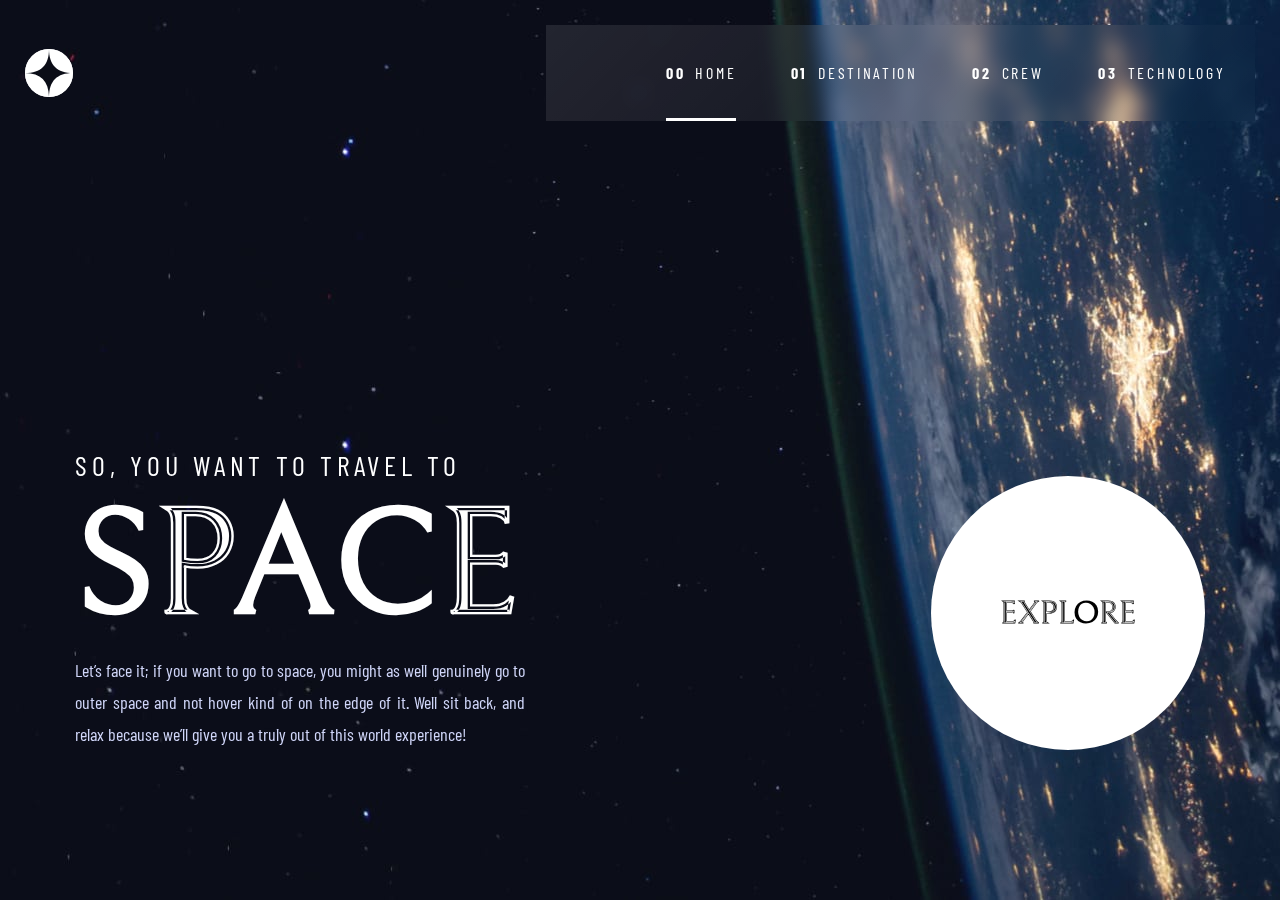
<file: index.html>
<!DOCTYPE html>
<html lang="en">

<head>
  <meta charset="UTF-8">
  <meta name="viewport" content="width=device-width, initial-scale=1.0">

  <link rel="icon" type="image/png" sizes="32x32" href="./assets/favicon-32x32.png">

  <title>Frontend Mentor | Space tourism website</title>
  <link rel="stylesheet" href="./style.css">
  <link rel="stylesheet" href="./homepage-style.css">
</head>

<body>
  <div class="homepage-bg"></div>
  <header>
    <div class="container-fluid">
      <div class="header-holder flex justify-between align-items-center
      ">
        <a href="#">
          <div class="logo">
            <img src="./assets/shared/logo.svg" alt="">
          </div>
        </a>
        <div id="toggle-nav">
          <img src="./assets/shared/icon-hamburger.svg" alt="">
        </div>
        <nav id="navbar">
          <div id="close-navbar">
            <img src="./assets/shared/icon-close.svg" alt="">
          </div>
          <ul id="menutop">
            <li class="active"><a href="./index.html" class="nav-text"><span class="strong-number">00</span>Home</a>
            </li>
            <li><a href="./destination.html" class="nav-text"><span class="strong-number">01</span>Destination</a>
            </li>
            <li><a href="./crew.html" class="nav-text"><span class="strong-number">02</span>Crew</a></li>
            <li><a href="./technology.html" class="nav-text"><span class="strong-number">03</span>Technology</a></li>
          </ul>
        </nav>
      </div>
    </div>
    </div>
  </header>
  <main>
    <div class="home-content">
      <div class="container">
        <div class="flex home-content-holder">
          <div class="home__textbox">
            <h5>
              SO, YOU WANT TO TRAVEL TO
            </h5>
            <h1 class="text-uppercase text-white">
              Space
            </h1>
            <p class="text-blue">
              Let’s face it; if you want to go to space, you might as well genuinely go to
              outer space and not hover kind of on the edge of it. Well sit back, and relax
              because we’ll give you a truly out of this world experience!
            </p>
          </div>
          <a href="./index.html" class="home__explore flex align-items-center text-uppercase">
            <h4>explore</h4>
          </a>
        </div>
      </div>
    </div>
  </main>
  <script src="./main.js"></script>
</body>

</html>
</file>
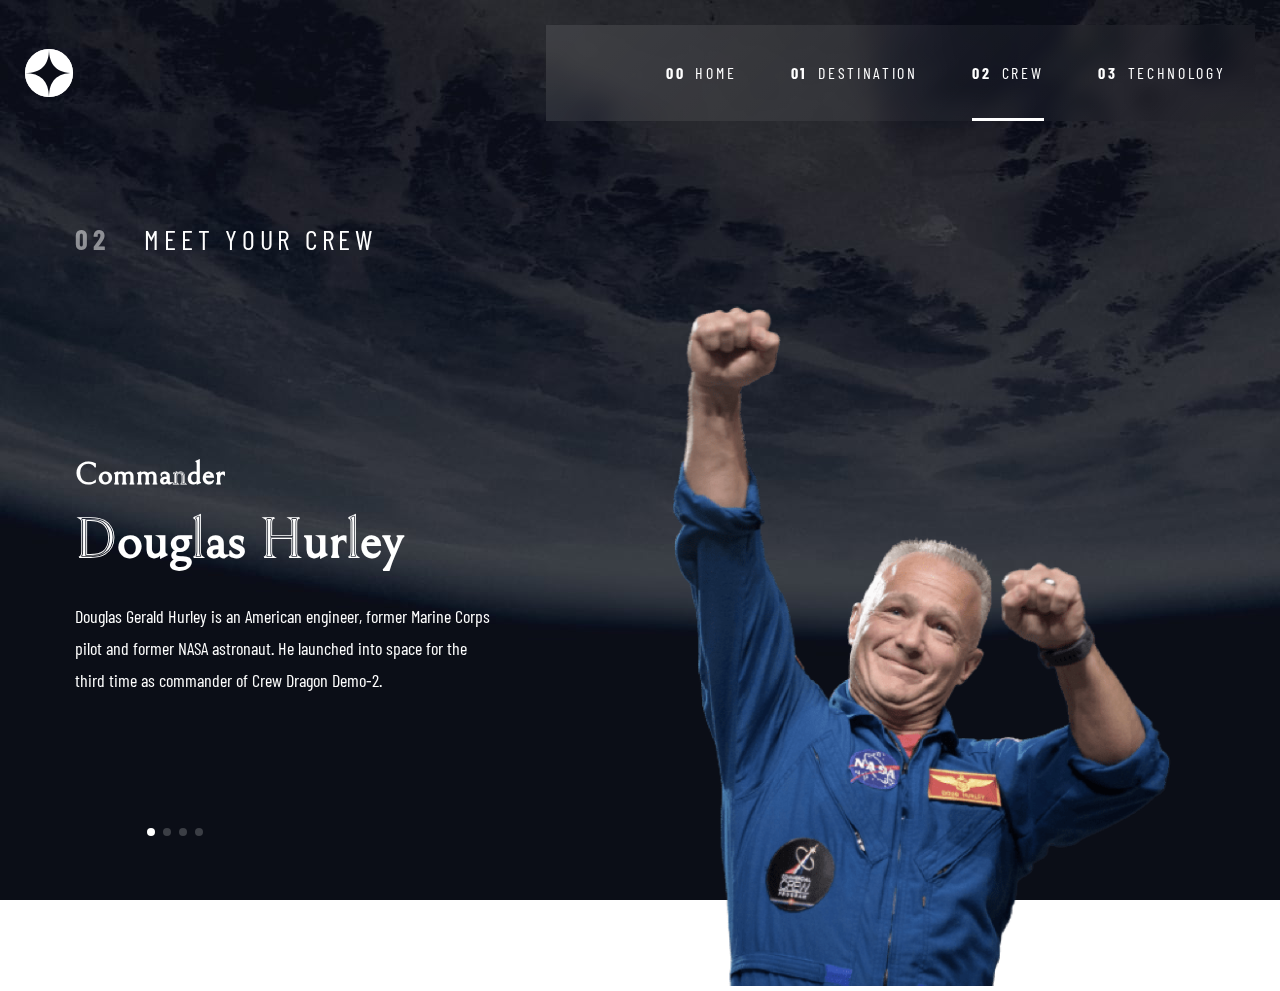
<file: crew.html>
<!DOCTYPE html>
<html lang="en">

<head>
  <meta charset="UTF-8">
  <meta name="viewport" content="width=device-width, initial-scale=1.0">

  <link rel="icon" type="image/png" sizes="32x32" href="./assets/favicon-32x32.png">

  <title>Frontend Mentor | Space tourism website</title>
  <link rel="stylesheet" href="https://unpkg.com/swiper@8/swiper-bundle.min.css" />
  <link rel="stylesheet" href="./style.css">
  <link rel="stylesheet" href="./crew.css">

</head>

<body>
  <div class="crew-bg"></div>
  <header>
    <div class="container-fluid">
      <div class="header-holder flex justify-between align-items-center
      ">
        <a href="#">
          <div class="logo">
            <img src="./assets/shared/logo.svg" alt="">
          </div>
        </a>
        <div id="toggle-nav">
          <img src="./assets/shared/icon-hamburger.svg" alt="">
        </div>
        <nav id="navbar">
          <div id="close-navbar">
            <img src="./assets/shared/icon-close.svg" alt="">
          </div>
          <ul id="menutop">
            <li><a href="./index.html" class="nav-text"><span class="strong-number">00</span>Home</a>
            </li>
            <li><a href="./destination.html" class="nav-text"><span class="strong-number">01</span>Destination</a>
            </li>
            <li class="active"><a href="./crew.html" class="nav-text"><span class="strong-number">02</span>Crew</a></li>
            <li><a href="./technology.html" class="nav-text"><span class="strong-number">03</span>Technology</a></li>
          </ul>
        </nav>
      </div>
    </div>
    </div>
  </header>
  <main id="crew">
    <div class="container">
      <h5 class="heading-5 text-title">
        <span class="weak-number">02</span>
        Meet your crew
      </h5>
      <div class="swiper">
        <div class="swiper-wrapper">
          <!-- slide -->
          <div class="swiper-slide">
            <div class="flex justify-between crew-content ">
              <div class="crew-description flex">
                <div class="person-info">
                  <h4 class="font-belle crew-position">Commander</h4>
                  <h3 class="font-belle crew-name">Douglas Hurley</h3>
                  <p class="font-barlow crew-des">Douglas Gerald Hurley is an American engineer, former Marine Corps
                    pilot
                    and former NASA astronaut. He launched into space for the third time as
                    commander of Crew Dragon Demo-2.</p>
                </div>
              </div>
              <div class="crew-big-img">
                <img src="./assets/crew/image-douglas-hurley.png" width="568" alt="">
              </div>
            </div>
          </div>
          <!-- end slide -->
          <!-- slide -->
          <div class="swiper-slide">
            <div class="flex justify-between crew-content ">
              <div class="crew-description flex">
                <div class="person-info">
                  <h4 class="font-belle crew-position">Mission Specialist</h4>
                  <h3 class="font-belle crew-name">Mark Shuttleworth</h3>
                  <p class="font-barlow crew-des">Mark Richard Shuttleworth is the founder and CEO of Canonical, the company behind the Linux-based Ubuntu operating system. Shuttleworth became the first South African to travel to space as a space tourist.</p>
                </div>
              </div>
              <div class="crew-big-img">
                <img src="./assets/crew/image-mark-shuttleworth.png" width="568" alt="">
              </div>
            </div>
          </div>
          <!-- end slide -->
          <!-- slide -->
          <div class="swiper-slide">
            <div class="flex justify-between crew-content ">
              <div class="crew-description flex">
                <div class="person-info">
                  <h4 class="font-belle crew-position">Pilot</h4>
                  <h3 class="font-belle crew-name">Victor Glover</h3>
                  <p class="font-barlow crew-des">Pilot on the first operational flight of the SpaceX Crew Dragon to the International Space Station. Glover is a commander in the U.S. Navy where he pilots an F/A-18.He was a crew member of Expedition 64, and served as a station systems flight engineer.</p>
                </div>
              </div>
              <div class="crew-big-img">
                <img src="./assets/crew/image-victor-glover.png" width="568" alt="">
              </div>
            </div>
          </div>
          <!-- end slide -->
          <!-- slide -->
          <div class="swiper-slide">
            <div class="flex justify-between crew-content ">
              <div class="crew-description flex">
                <div class="person-info">
                  <h4 class="font-belle crew-position">Flight Engineer</h4>
                  <h3 class="font-belle crew-name">Anousheh Ansari</h3>
                  <p class="font-barlow crew-des">Anousheh Ansari is an Iranian American engineer and co-founder of Prodea Systems. Ansari was the fourth self-funded space tourist, the first self-funded woman to fly to the ISS, and the first Iranian in space.</p>
                </div>
              </div>
              <div class="crew-big-img">
                <img src="./assets/crew/image-anousheh-ansari.png" width="568" alt="">
              </div>
            </div>
          </div>
          <!-- end slide -->
        </div>
        <div class="swiper-pagination"></div>
      </div>
    </div>
  </main>
  <!-- swiper cdn -->
  <script src="https://unpkg.com/swiper@8/swiper-bundle.min.js"></script>
  <!-- custom -->
  <script src="./main.js"></script>
  <script src="./crew.js"></script>

</body>

</html>
</file>
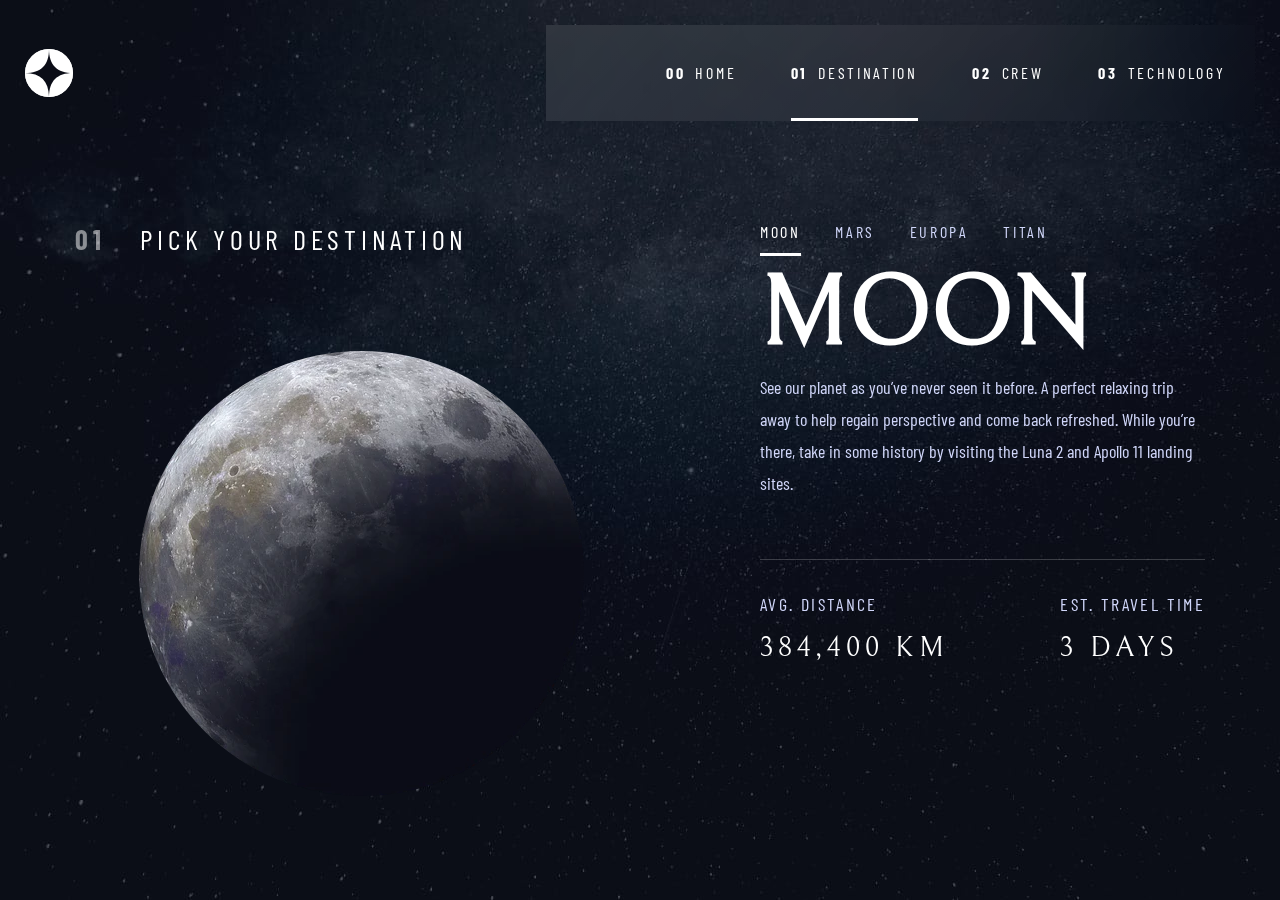
<file: destination.html>
<!DOCTYPE html>
<html lang="en">

<head>
  <meta charset="UTF-8">
  <meta name="viewport" content="width=device-width, initial-scale=1.0">

  <link rel="icon" type="image/png" sizes="32x32" href="./assets/favicon-32x32.png">

  <title>Frontend Mentor | Space tourism website</title>
  <link rel="stylesheet" href="./style.css">
  <link rel="stylesheet" href="./destination-style.css">
</head>

<body>
  <div class="destinationpage-bg"></div>
  <header>
    <div class="container-fluid">
      <div class="header-holder flex justify-between align-items-center
      ">
        <a href="#">
          <div class="logo">
            <img src="./assets/shared/logo.svg" alt="">
          </div>
        </a>
        <div id="toggle-nav">
          <img src="./assets/shared/icon-hamburger.svg" alt="">
        </div>
        <nav id="navbar">
          <div id="close-navbar">
            <img src="./assets/shared/icon-close.svg" alt="">
          </div>
          <ul id="menutop">
            <li><a href="./index.html" class="nav-text"><span class="strong-number">00</span>Home</a>
            </li>
            <li class="active"><a href="./destination.html" class="nav-text"><span
                  class="strong-number">01</span>Destination</a>
            </li>
            <li><a href="./crew.html" class="nav-text"><span class="strong-number">02</span>Crew</a></li>
            <li><a href="./technology.html" class="nav-text"><span class="strong-number">03</span>Technology</a></li>
          </ul>
        </nav>
      </div>
    </div>
    </div>
  </header>
  <main id="destination">
     
    <div class="container">
      <div class="flex justify-between planet-infor ">
        <div class="planet-holder">
          <h5 class="heading-5 text-title">
            <span class="weak-number">01</span>
            Pick your destination
          </h5>
          <div class="planet-image">
            <img id="planet-img" src="./assets/destination/image-moon.webp" alt="">
          </div>
        </div>
        <div class="planet-des">
          <ul class="planet-nav">
            <li class="active" data-planet="moon"><a href="#">Moon</a></li>
            <li data-planet="mars"><a href="#">Mars</a></li>
            <li data-planet="europa"><a href="#">Europa</a></li>
            <li data-planet="titan"><a href="#">titan</a></li>
          </ul>
          <h2 id="planet-title" class="heading-2 text-uppercase">
            moon
          </h2>
          <p class="text-blue" id="planet-description">
            See our planet as you’ve never seen it before. A perfect relaxing trip away to help regain perspective and
            come back refreshed. While you’re there, take in some history by visiting the Luna 2 and Apollo 11 landing
            sites.
          </p>
          <div class="underline"></div>
          <div class="detail-planet flex justify-between align-items-center">
            <div class="evg">
              <p class="text-uppercase text-blue">
                Avg. distance
              </p>
              <h5 id="planet-evg">384,400 km</h5>
            </div>
            <div class="est">
              <p class="text-uppercase text-blue">
                Est. travel time
              </p>
              <h5 id="planet-est">3 days</h5>
            </div>
          </div>
        </div>
      </div>
    </div>
  </main>
  <script src="./main.js"></script>
  <script src="./destination.js"></script>
</body>

</html>
</file>
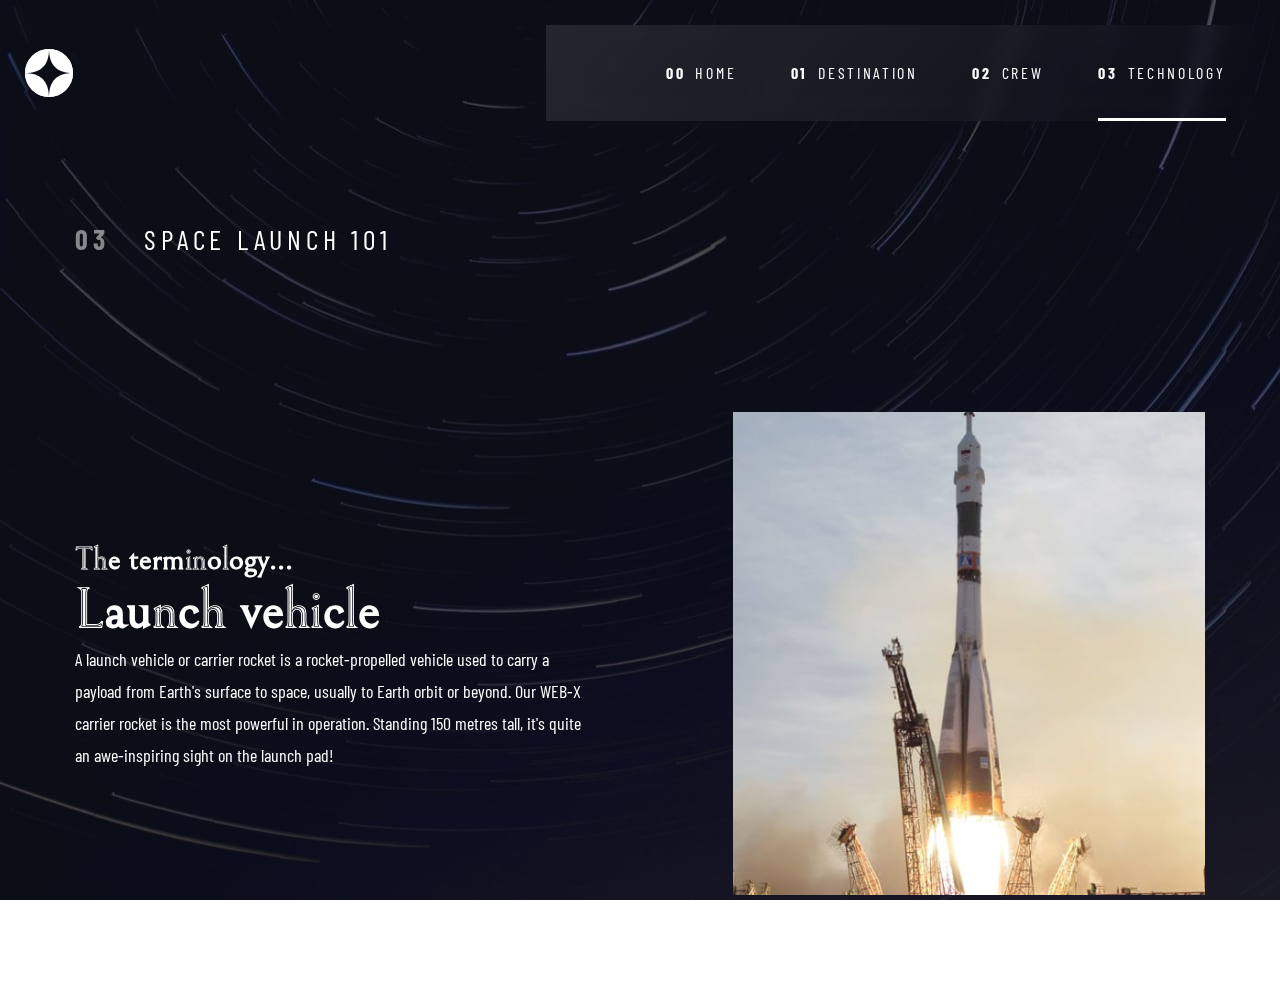
<file: technology.html>
<!DOCTYPE html>
<html lang="en">

<head>
  <meta charset="UTF-8">
  <meta name="viewport" content="width=device-width, initial-scale=1.0">

  <link rel="icon" type="image/png" sizes="32x32" href="./assets/favicon-32x32.png">

  <title>Frontend Mentor | Space tourism website</title>
  <link rel="stylesheet" href="https://unpkg.com/swiper@8/swiper-bundle.min.css" />

  <link rel="stylesheet" href="./style.css">
  <link rel="stylesheet" href="./technology.css">
</head>

<body>
  <div class="homepage-bg"></div>
  <header>
    <div class="container-fluid">
      <div class="header-holder flex justify-between align-items-center
      ">
        <a href="#">
          <div class="logo">
            <img src="./assets/shared/logo.svg" alt="">
          </div>
        </a>
        <div id="toggle-nav">
          <img src="./assets/shared/icon-hamburger.svg" alt="">
        </div>
        <nav id="navbar">
          <div id="close-navbar">
            <img src="./assets/shared/icon-close.svg" alt="">
          </div>
          <ul id="menutop">
            <li><a href="./index.html" class="nav-text"><span class="strong-number">00</span>Home</a>
            </li>
            <li><a href="./destination.html" class="nav-text"><span class="strong-number">01</span>Destination</a>
            </li>
            <li><a href="./crew.html" class="nav-text"><span class="strong-number">02</span>Crew</a></li>
            <li class="active"><a href="./technology.html" class="nav-text"><span
                  class="strong-number">03</span>Technology</a></li>
          </ul>
        </nav>
      </div>
    </div>
    </div>
  </header>
  <main id="technology">
    <div class="container">
      <h5 class="heading-5 text-title">
        <span class="weak-number">03</span>
        Space launch 101
      </h5>
      <div class="technology-swiper swiper">
        <div class="swiper-wrapper">
          <!-- slide -->
          <div class="swiper-slide">
            <div class="flex technology-content justify-between align-items-center">
              <div class="technology-text">
                <h4 class="font-belle">The terminology...</h4>
                <h3 class="font-belle">Launch vehicle</h3>
                <p>A launch vehicle or carrier rocket is a rocket-propelled vehicle used to carry a payload from Earth's
                  surface to space, usually to Earth orbit or beyond. Our WEB-X carrier rocket is the most powerful in
                  operation. Standing 150 metres tall, it's quite an awe-inspiring sight on the launch pad!</p>
              </div>
              <div class="technology-img">
                <img src="./assets/technology/image-launch-vehicle-portrait.jpg" alt="">
              </div>
            </div>
          </div>
          <!-- end slide -->
          <!-- slide -->
          <div class="swiper-slide">
            <div class="flex technology-content justify-between align-items-center">
              <div class="technology-text">
                <h4 class="font-belle">The terminology...</h4>
                <h3 class="font-belle">Spaceport</h3>
                <p>A spaceport or cosmodrome is a site for launching (or receiving) spacecraft, by analogy to the
                  seaport for ships or airport for aircraft. Based in the famous Cape Canaveral, our spaceport is
                  ideally situated to take advantage of the Earth’s rotation for launch.</p>
              </div>
              <div class="technology-img">
                <img src="/assets/technology/image-spaceport-portrait.jpg" alt="">
              </div>
            </div>
          </div>
          <!-- end slide -->
          <!-- slide -->
          <div class="swiper-slide">
            <div class="flex technology-content justify-between align-items-center">
              <div class="technology-text">
                <h4 class="font-belle">The terminology...</h4>
                <h3 class="font-belle">Space capsule</h3>
                <p>A space capsule is an often-crewed spacecraft that uses a blunt-body reentry
                  capsule to reenter the Earth's atmosphere without wings. Our capsule is where
                  you'll spend your time during the flight. It includes a space gym, cinema,
                  and plenty of other activities to keep you entertained.</p>
              </div>
              <div class="technology-img">
                <img src="./assets/technology/image-space-capsule-portrait.jpg" alt="">
              </div>
            </div>
          </div>
          <!-- end slide -->
        </div>
        <div class="swiper-pagination"></div>
      </div>
    </div>
  </main>
  <!-- swiper cnd -->
  <script src="https://unpkg.com/swiper@8/swiper-bundle.min.js"></script>
  <!-- custom -->
  <script src="./main.js"></script>
  <script src="./technology.js"></script>
</body>

</html>
</file>
<file: style.css>
@import url("https://fonts.googleapis.com/css2?family=Bellefair&display=swap");
@import url("https://fonts.googleapis.com/css2?family=Barlow+Condensed&family=Bellefair&display=swap");

/* variables */
:root {
  --color-darkblue: #0b0d17;
  --color-lightblue: #d0d6f9;
  --color-white: #ffffff;
  --font-bellefair: "Bellefair", sans-serif;
  --font-barlow-condensed: "Barlow Condensed", sans-serif;
}
/* global style */
* {
  margin: 0;
  padding: 0;
  box-sizing: border-box;
}
*::before,
*::after {
  box-sizing: border-box;
}
.font-belle {
  font-family: var(--font-bellefair);
}
.font-barlow {
  font-family: var(--font-barlow-condensed);
}
.text-white {
  color: var(--color-white);
}
.text-blue {
  color: var(--color-lightblue);
}
.text-justify {
  text-align: justify;
}
.text-title {
  text-transform: uppercase;
}
body {
  font-size: 18px;
  overflow-x: hidden;
  background-repeat: no-repeat;
  background-size: cover;
  color: var(--color-white);
}
.container-fluid {
  max-width: 1440px;
  margin: 0 auto;
}
.container {
  max-width: 1130px;
  margin: 0 auto;
}
h1 {
  font-size: 150px;
  font-family: var(--font-bellefair);
}
h2 {
  font-size: 100px;
  font-family: var(--font-bellefair);
}
h3 {
  font-size: 56px;
  font-family: var(--font-bellefair);
}
h4 {
  font-size: 32px;
  font-family: var(--font-bellefair);
}
h5 {
  font-size: 28px;
  font-family: var(--font-barlow-condensed);
  letter-spacing: 4.75px;
  font-weight: 400;
}
p {
  font-family: var(--font-barlow-condensed);
  line-height: 32px;
}

main {
  margin-top: 76px;
  padding: 0 30px;
}
header {
  padding: 25px;
}
ul {
  list-style: none;
}
a {
  text-decoration: none;
}
img {
  max-width: 100%;
  object-fit: contain;
}

.text-uppercase {
  text-transform: uppercase;
}
.subheading-1 {
  font-size: 28px;
  font-family: var(--font-bellefair);
  color: var(--color-white);
}
.subheading-2 {
  font-size: 14px;
  letter-spacing: 2.35px;
  font-family: var(--font-barlow-condensed);
}

.nav-text {
  text-transform: uppercase;
  color: var(--color-white);
  font-size: 16px;
  letter-spacing: 2.7px;
  font-family: var(--font-barlow-condensed);
}

.hover-border-bottom {
  border-bottom: 2px solid var(--color-white);
}

.flex {
  display: flex;
  column-gap: 40px;
}

.justify-between {
  justify-content: space-between;
}

.align-items-center {
  align-items: center;
}


.weak-number {
  opacity: 0.5;
  font-weight: bold;
  margin-right: 24px;
}

/* navbar custom */
.header-holder {
  position: relative;
}
/* .header-holder::after {
  content: "";
  position: absolute;
  height: 1px;
  opacity: 0.3;
  width: 32.8472%;
  background-color: var(--color-white);
  top: 50%;
  left: 166px;
} */

.logo {
  width: 48px;
  height: 48px;
  background-color: var(--color-white);
  border-radius: 100%;
}
.strong-number {
  font-weight: bold;
  margin-right: 10px;
}

#navbar {
  position: relative;
  width: 57.638%;
  padding-left: 120px;
}
#navbar::after {
  content: "";
  position: absolute;
  width: 100%;
  height: 100%;
  background: linear-gradient(
    135deg,
    rgba(255, 255, 255, 0.1),
    rgba(255, 255, 255, 0)
  );
  backdrop-filter: blur(10px);
  top: 0;
  left: 0;
}
#close-navbar {
  display: none;
}
#toggle-nav {
  display: none;
}
#menutop {
  position: relative;
  z-index: 100;
}
#menutop li {
  display: inline-block;
  height: 96px;
  margin-right: 50px;
  transition: border 0.2s;
}
#menutop li:last-child {
  margin-right: 0;
}
#menutop li:hover {
  border-bottom: 3px solid rgba(255, 255, 255, 0.3);
  /* opacity: 0.1; */
}
#menutop li.active {
  border-bottom: 3px solid var(--color-white);
}
#menutop li a {
  line-height: 96px;
}

/* tablet responsive */
@media screen and (max-width: 1023px) {
  body {
    font-size: 16px;
  }
  h1 {
    font-size: 80px;
    font-family: var(--font-bellefair);
  }
  h2 {
    font-size: 100px;
    font-family: var(--font-bellefair);
  }
  h3 {
    font-size: 40px;
    font-family: var(--font-bellefair);
  }
  h4 {
    font-size: 24px;
    font-family: var(--font-bellefair);
  }
  h5 {
    font-size: 20px;
    font-family: var(--font-barlow-condensed);
    letter-spacing: 4.72px;
    font-weight: 400;
  }
  .text-uppercase {
    text-transform: uppercase;
  }
  .subheading-1 {
    font-size: 28px;
    font-family: var(--font-bellefair);
    color: var(--color-white);
  }
  .subheading-2 {
    font-size: 14px;
    letter-spacing: 2.35px;
    font-family: var(--font-barlow-condensed);
  }
  
  .nav-text {
    text-transform: uppercase;
    color: var(--color-white);
    font-size: 14px;
    letter-spacing: 2.7px;
    font-family: var(--font-barlow-condensed);
  }
  .container-fluid {
    max-width: 768px;
  }
  .container {
    max-width: 690px;
  }

  main {
    margin-top: 40px;
  }
  #navbar {
    padding-left: 30px;
  }
  /* #toggle-nav {
    display: none;
  }
  #close-navbar {
    display: none;
  } */
  #menutop li {
    margin-right: 30px;
  }
  #menutop li:hover {
    border: none;
  }
  /* display none elements */
  .header-holder::after {
    display: none;
  }
  .strong-number {
    display: none;
  }
  .weak-number {
    margin-right: 10px;
  }
}

@media screen and (max-width: 767px) {
  body {
    font-size: 15px;
  }
  h1 {
    font-size: 80px;
    font-family: var(--font-bellefair);
  }
  h2 {
    font-size: 64px;
    font-family: var(--font-bellefair);
  }
  h3 {
    font-size: 24px;
    font-family: var(--font-bellefair);
  }
  h4 {
    font-size: 16px;
    font-family: var(--font-bellefair);
  }
  h5 {
    font-size: 16px;
    font-family: var(--font-barlow-condensed);
    letter-spacing: 4.72px;
    font-weight: 400;
  }
  .subheading-1 {
    font-size: 28px;
    font-family: var(--font-bellefair);
    color: var(--color-white);
  }
  .subheading-2 {
    font-size: 14px;
    letter-spacing: 2.35px;
    font-family: var(--font-barlow-condensed);
  }

  .nav-text {
    text-transform: uppercase;
    color: var(--color-white);
    font-size: 14px;
    letter-spacing: 2.7px;
    font-family: var(--font-barlow-condensed);
  }
  .text-title {
    text-align: center;
  }
  .logo {
    width: 40px;
    height: 40px;
  }
  header {
    padding: 15px;
  }
  main {
    margin-top: 24px;
  }
  #toggle-nav {
    display: block;
    cursor: pointer;
  }
  #navbar {
    position: fixed;
    top: 0;
    right: -100%;
    height: 100%;
    max-width: 254px;
    z-index: 9999;
    transition: 0.3s;
  }

  #navbar.active {
    right: 0;
  }
  #menutop {
    position: relative;
    padding-top: 120px;
  }
  #close-navbar {
    display: block;
    cursor: pointer;
    position: absolute;
    top: 33px;
    right: 33px;
    z-index: 999999;
  }
  #menutop li {
    display: block;
    margin: 0 0 40px;
    height: fit-content;
  }
  #menutop li a {
    line-height: normal;
  }
  #menutop li.active {
    border: none;
  }
  .strong-number {
    margin-right: 10px;
    display: initial;
  }
  .container-fluid {
    max-width: 575px;
  }
  .container {
    max-width: 527px;
  }

}
</file>
<file: homepage-style.css>
.homepage-bg {
  position: fixed;
  top: 0;
  left: 0;
  width: 100%;
  min-height: 100vh;
  background-image: url(./assets/home/background-home-desktop.jpg);
  background-repeat: no-repeat;
  background-size: cover;
  z-index: -999;
}

.home-content {
  position: absolute;
  bottom: 150px;
  width: 100%;
  left: 0;
}
.home__textbox {
  width: 450px;
}
.home__explore {
  position: relative;
  width: 274px;
  height: 274px;
  background-color: var(--color-white);
  border-radius: 100%;
  justify-content: center;
  color: black;
  z-index: 99;
  /* visibility: hidden; */
}
.home__explore::before {
  content: '';
  position: absolute;
  top: 0;
  left: 0;
  width: 100%;
  height: 100%;
  border-radius: 100%;
  background-color: var(--color-white);
  opacity: 0.1;
  transition: transform 0.3s;
  z-index: -1;

}
.home__explore:hover:before {
  transform: scale(1.5);
}
.home-content-holder {
  justify-content: space-between;
  align-items: flex-end;
}
.home__textbox p {
  text-align: justify;
}

@media screen and (max-width: 1023px) {
  .homepage-bg {
    background-image: url(./assets/home/background-home-tablet.jpg);
  }
  .home-content-holder {
    justify-content: space-between;
    flex-direction: column;
    align-items: center;
    text-align: center;
  }
  .home-content  {
    margin-top: 60px;
    position: static;
  }
  .home__explore {
    margin-top: 100px;
    width: 242px;
    height: 242px;
  }
  .home__textbox {
    width:100%;
  }
  .home__textbox p {
    text-align: center;
  }
  .home__explore::before {
    display: none;  
  }
}


@media screen and (max-width: 767px){
  .home-content  {
    margin-top: 48px;
  }
  .home__explore {
    margin-top: 85px;
    width: 150px;
    height: 150px;
  }
  .home__textbox {
    width:100%;
  }
  .home__explore::before {
    display: none;  
  }
}
</file>
<file: crew.css>
.crew-bg {
  position: fixed;
  top: 0;
  left: 0;
  width: 100%;
  height: 100%;
  background-image: url(./assets/crew/background-crew-desktop.jpg);
  background-repeat: no-repeat;
  background-size: cover;
  z-index: -999;
}

.crew-description {
  width: 50%;
  flex-direction: column;
}
.person-info {
  margin-top: 150px;
}
.crew-position {
  margin-bottom: 15px;
}
.crew-name {
  margin-bottom: 27px;
}
.dots {
  margin-top: 120px;
}
.crew-content {
  column-gap: 140px;
  margin-top: 50px;
  cursor: pointer;
}
.crew-big-img img {
  max-width: 568px;
  max-height: 680px;
}

/* swiper */

.swiper-horizontal > .swiper-pagination-bullets,
.swiper-pagination-bullets.swiper-pagination-horizontal {
  bottom: 150px;
  left: 0px;
  width: 200px;
}
.swiper-pagination-bullet {
  background: var(--color-white);
}
/* end swiper */
@media screen and (max-width: 1112px) {
  .crew-bg {
    background-image: url(./assets/crew/background-crew-tablet.jpg);
  }
  .crew-content {
    flex-direction: column;
    align-items: center;
    column-gap: 0;
    row-gap: 120px;
  }
  .person-info {
    margin-top: 60px;
    text-align: center;
  }
  .crew-position {
    margin-bottom: 8px;
  }
  .crew-name {
    margin-bottom: 15px;
  }
  .crew-big-img img {
    max-width: 456px;
    max-height: 500px;
    object-fit: contain;
  }
  .dots {
    margin-top: 40px;
  }
  .swiper-horizontal > .swiper-pagination-bullets,
  .swiper-pagination-bullets.swiper-pagination-horizontal {
    top: 380px;
    left: 50%;
    width: 200px;
    transform: translateX(-50%);
  }
}
@media screen and (max-width: 767px) {
  .crew-bg {
    background-image: url(./assets/crew/background-crew-mobile.jpg);
  }
  .crew-big-img {
    order: 1;
    margin-top: 30px;
  }
  .swiper-horizontal > .swiper-pagination-bullets,
  .swiper-pagination-bullets.swiper-pagination-horizontal {
    top: 320px;
  }
  .crew-big-img img {
    width: 327px;
    height: 223px;
  }
  .crew-description {
    order: 2;
  }
  .person-info {
    order: 2;
  }
  .crew-content {
    row-gap: 0;
  }
}
</file>
<file: destination-style.css>
.destinationpage-bg {
  position: fixed;
  top: 0;
  left: 0;
  width: 100%;
  height: 100%;
  background-image: url(./assets/destination/background-destination-desktop.jpg);
  background-repeat: no-repeat;
  background-size: cover;
  z-index: -999;
}

.planet-holder .heading-5 {
  text-transform: uppercase;
  margin-bottom: 95px;
}
.planet-image {
  width: 445px;
  height: 445px;
  margin-left: 64px;
}
.underline {
  width: 100%;
  height: 1px;
  background-color: rgba(255, 255, 255, 0.2);
  margin-top: 60px;
  margin-bottom: 28px;
}
.planet-image img {
  width: 100%;
  animation: rotatePlanet 15s infinite ease;
}
.planet-des,
.planet-holder {
  width: 445px;
}
/* .planet-des {
  align-self: flex-end;
} */
.planet-des p {
  font-weight: 400;
  /* text-align: justify; */
  line-height: 32px;
  font-size: 18px;
  font-family: var(--font-barlow-condensed);
}
.planet-nav li {
  display: inline-block;
  margin-right: 30px;
  height: 34px;
}
.planet-nav li:hover {
  border-bottom: 3px solid rgba(255, 255, 255, 0.3);
}
.planet-nav li.active {
  border-bottom: 3px solid var(--color-white);
}
.planet-nav li:last-child {
  margin-right: 0;
}

.planet-nav li a {
  text-transform: uppercase;
  color: var(--color-lightblue);
  font-size: 16px;
  font-family: var(--font-barlow-condensed);
  letter-spacing: 2.7px;
}
.planet-nav li.active a {
  color: var(--color-white);
}
.evg p,
.est p {
  margin-bottom: 12px;
}
.evg p,
.est p {
  font-family: var(--font-barlow-condensed);
  letter-spacing: 2.36px;
}
.evg h5,
.est h5 {
  font-size: 28px;
  font-family: var(--font-bellefair);
  font-weight: 400;
  text-transform: uppercase;
}
/* animation */
@keyframes rotatePlanet {
  0%{
    transform: rotate(0deg);
  }
  100%{
    transform: rotate(360deg);
  }
}


/* end animation */
/* responsive to tablet */
@media screen and (max-width: 1112px) {
  .destinationpage-bg {
    background-image: url(./assets/destination/background-destination-tablet.jpg);
  }
  .planet-image {
    width: 300px;
    margin-left: 0;
    height: 300px;
    margin: 0 auto;
  }
  .planet-infor {
    flex-direction: column;
  }
  .planet-holder .heading-5 {
    margin-bottom: 50px;
  }
  .planet-des,
  .planet-holder {
    width: 100%;
    margin-bottom: 57px;
  }
  .planet-des {
    align-self: unset;
    display: flex;
    flex-direction: column;
    align-items: center;
    row-gap: 20px;
  }
  .detail-planet {
    width: 100%;
    justify-content: space-around;
  }
  .underline {
    margin-top: 50px;
    margin-bottom: 28px;
  }
  .planet-des p {
    font-size: 16px;
    line-height: 28px;
    text-align: center;
  }
  .evg,
  .est {
    text-align: center;
  }
  .evg p,
  .est p {
    font-size: 14px;
  }
}
@media screen and (max-width: 767px) {
  .detail-planet {
    flex-direction: column;
    row-gap: 30px;
  }
  .destinationpage-bg {
    background-image: url(./assets/destination/background-destination-mobile.jpg);
  }
}
</file>
<file: technology.css>
.homepage-bg {
  position: fixed;
  top: 0;
  left: 0;
  width: 100%;
  height: 100%;
  background-image: url(./assets/technology/background-technology-desktop.jpg);
  background-repeat: no-repeat;
  background-size: cover;
  z-index: -999;
}
.technology-swiper {
  padding: 50px 0;
}
.technology-content {
  min-height: 600px;
  column-gap: 140px;
  cursor: pointer;
  margin-top: 50px;
}
.technology-text {
  width: 50%;
}

/* .swiper-pagination-vertical.swiper-pagination-bullets,
.swiper-vertical > .swiper-pagination-bullets {
} */
.swiper-pagination-bullet {
  background: var(--color-white);
  width: 10px;
  height: 10px;
}


@media screen and (max-width: 1112px) {
  .homepage-bg {
    background-image: url(./assets/technology/background-technology-tablet.jpg);
  }
  .technology-content {
    flex-direction: column;
    column-gap: 0px;
    row-gap: 50px;
  }
  .technology-text {
    width: 100%;
  }
  .technology-text{
    text-align: center;
  }
  .swiper-pagination-bullet {
    background: var(--color-white);
    width: 8px;
    height: 8px;
  }
  .technology-swiper {
    padding: 30px 0;
  }
}
@media screen and (max-width: 767px) {
  .homepage-bg {
    background-image: url(./assets/technology/background-technology-mobile.jpg);
  }
 .technology-swiper {
    padding: 20px 0;
  }
  .technology-content {
    row-gap: 0px;
  }
}
</file>
